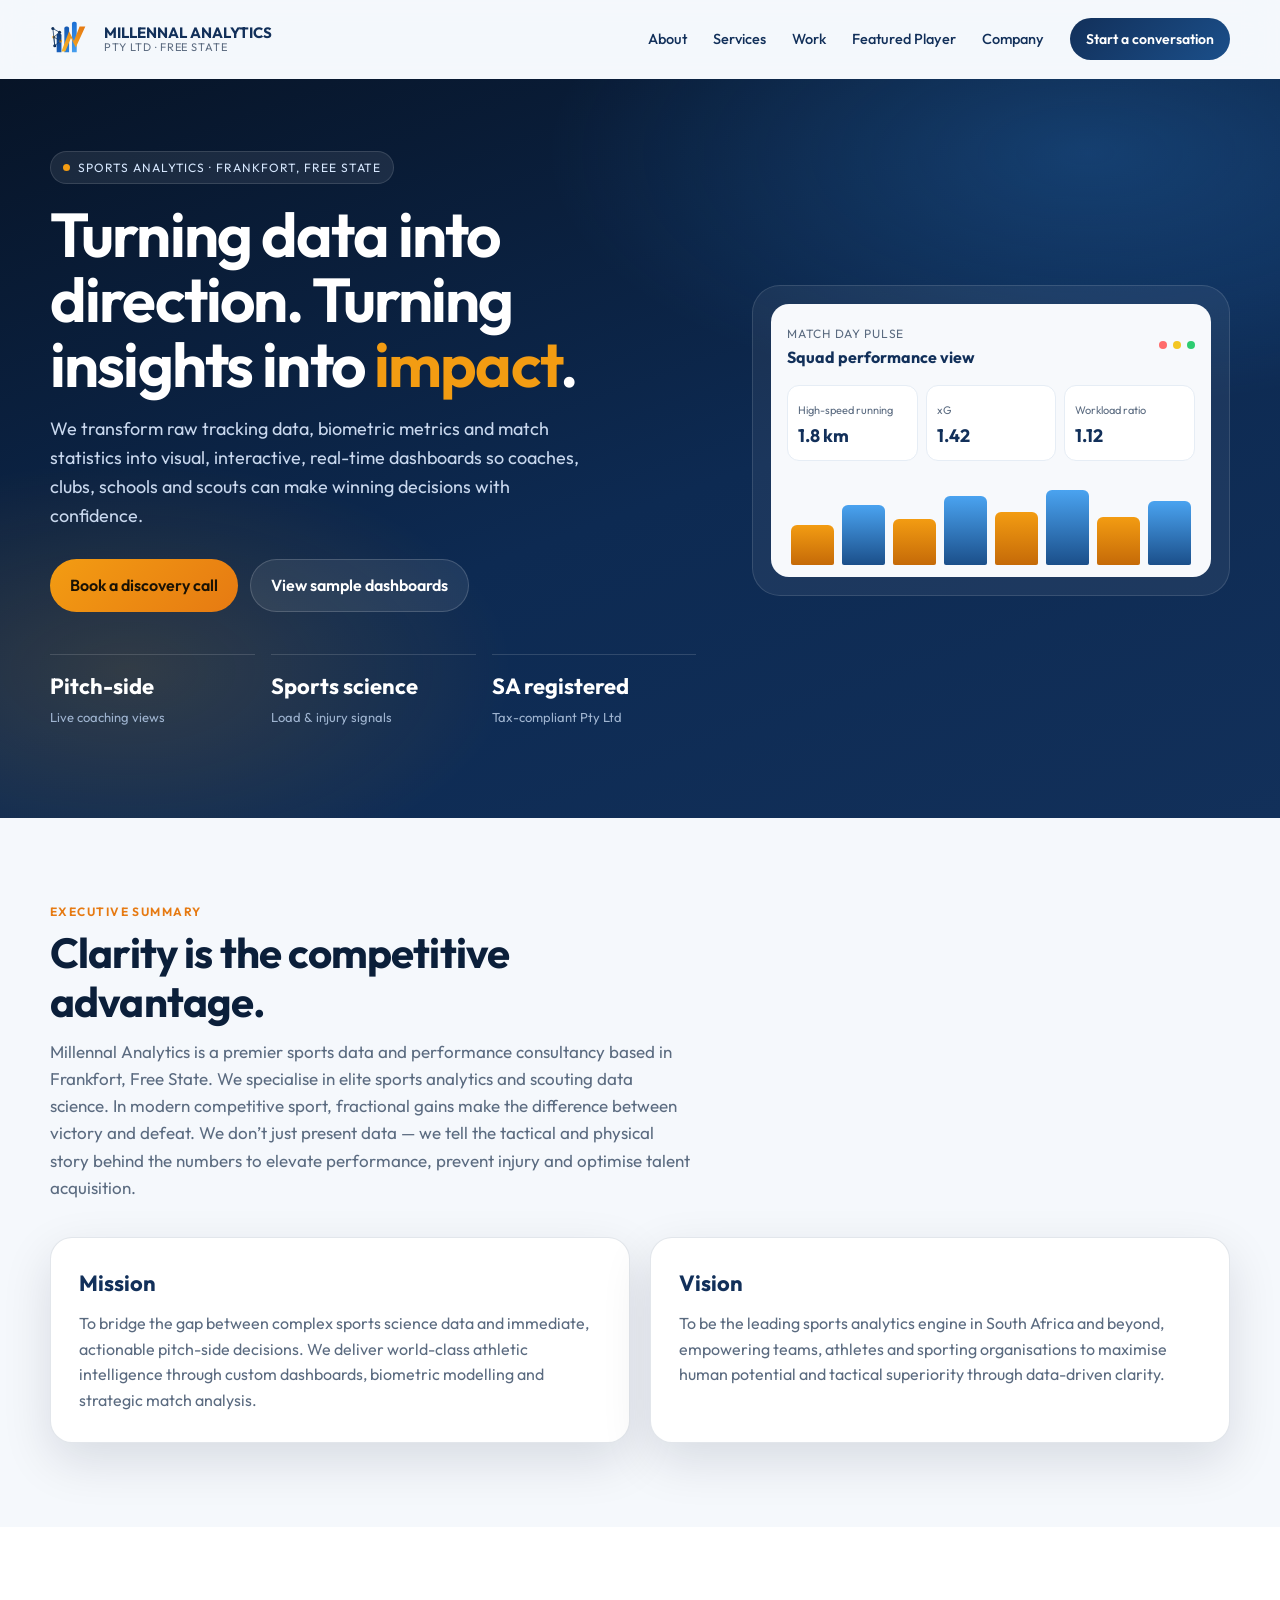
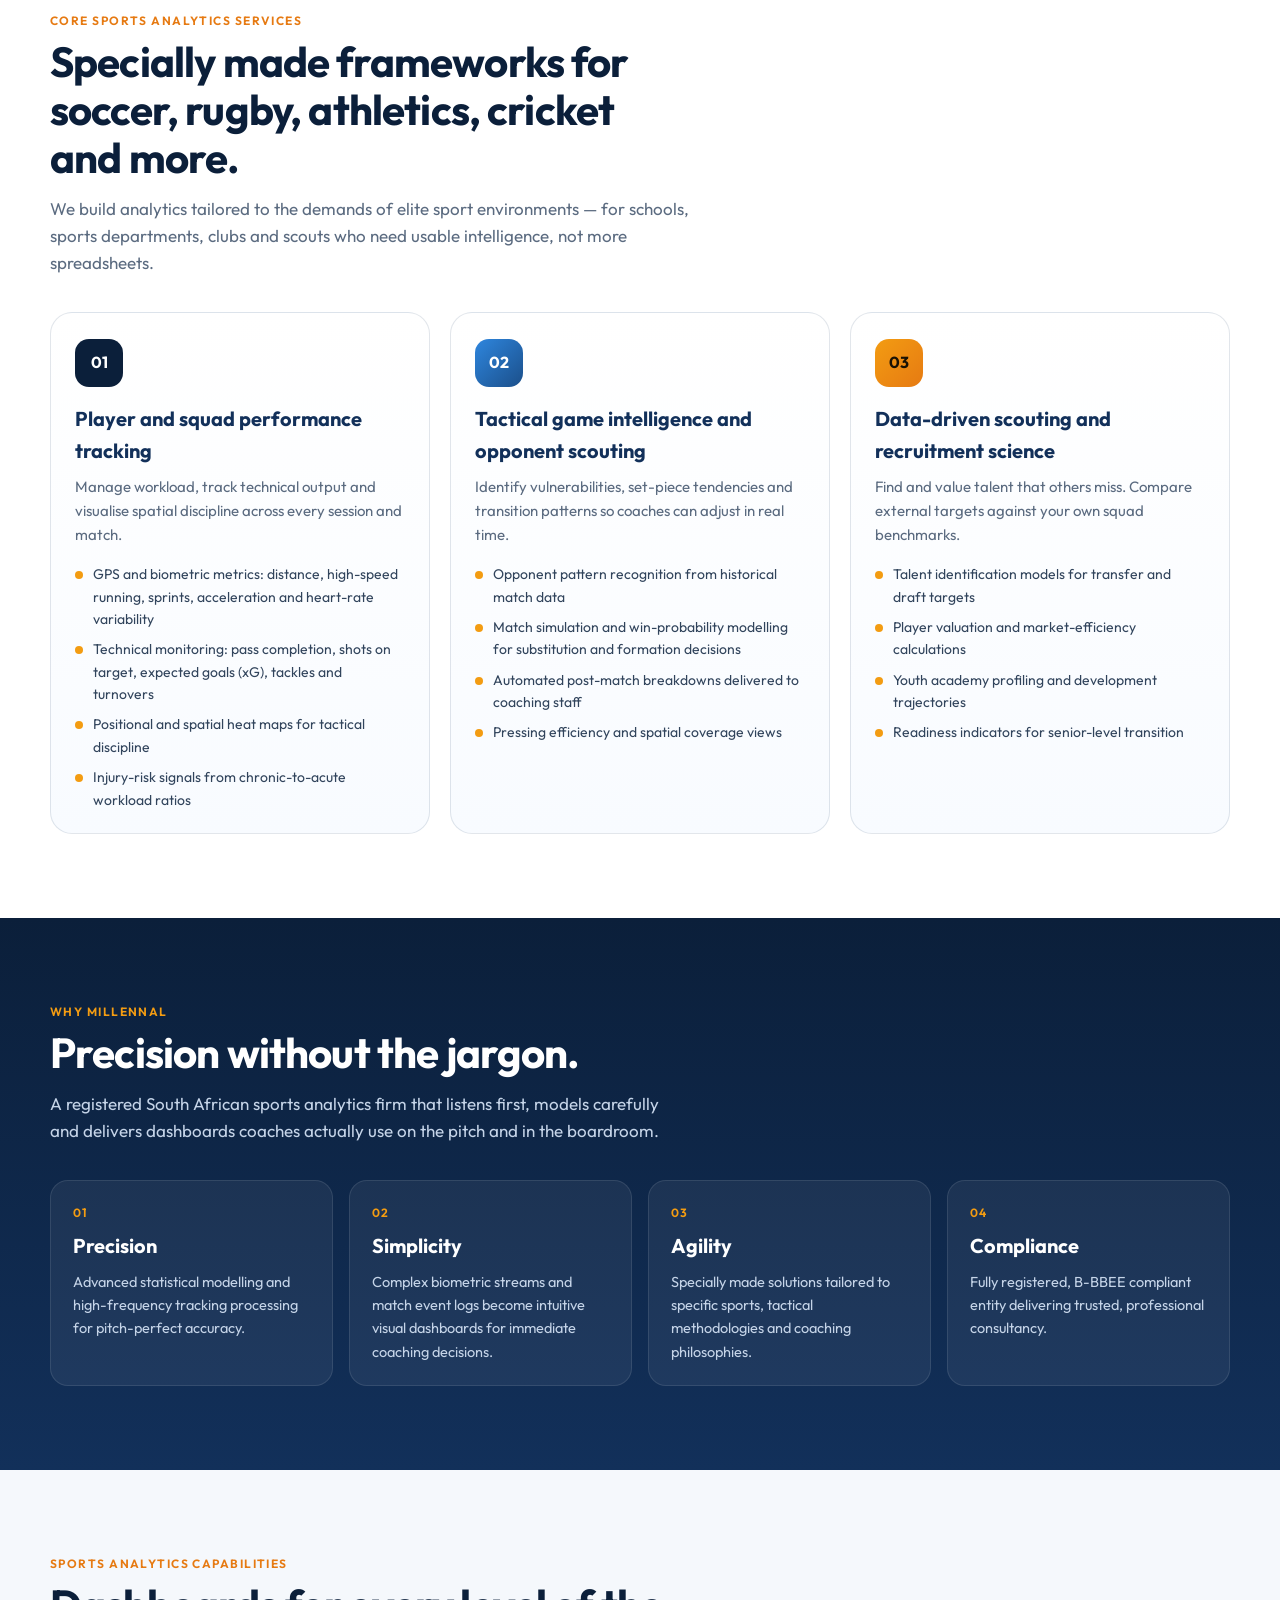
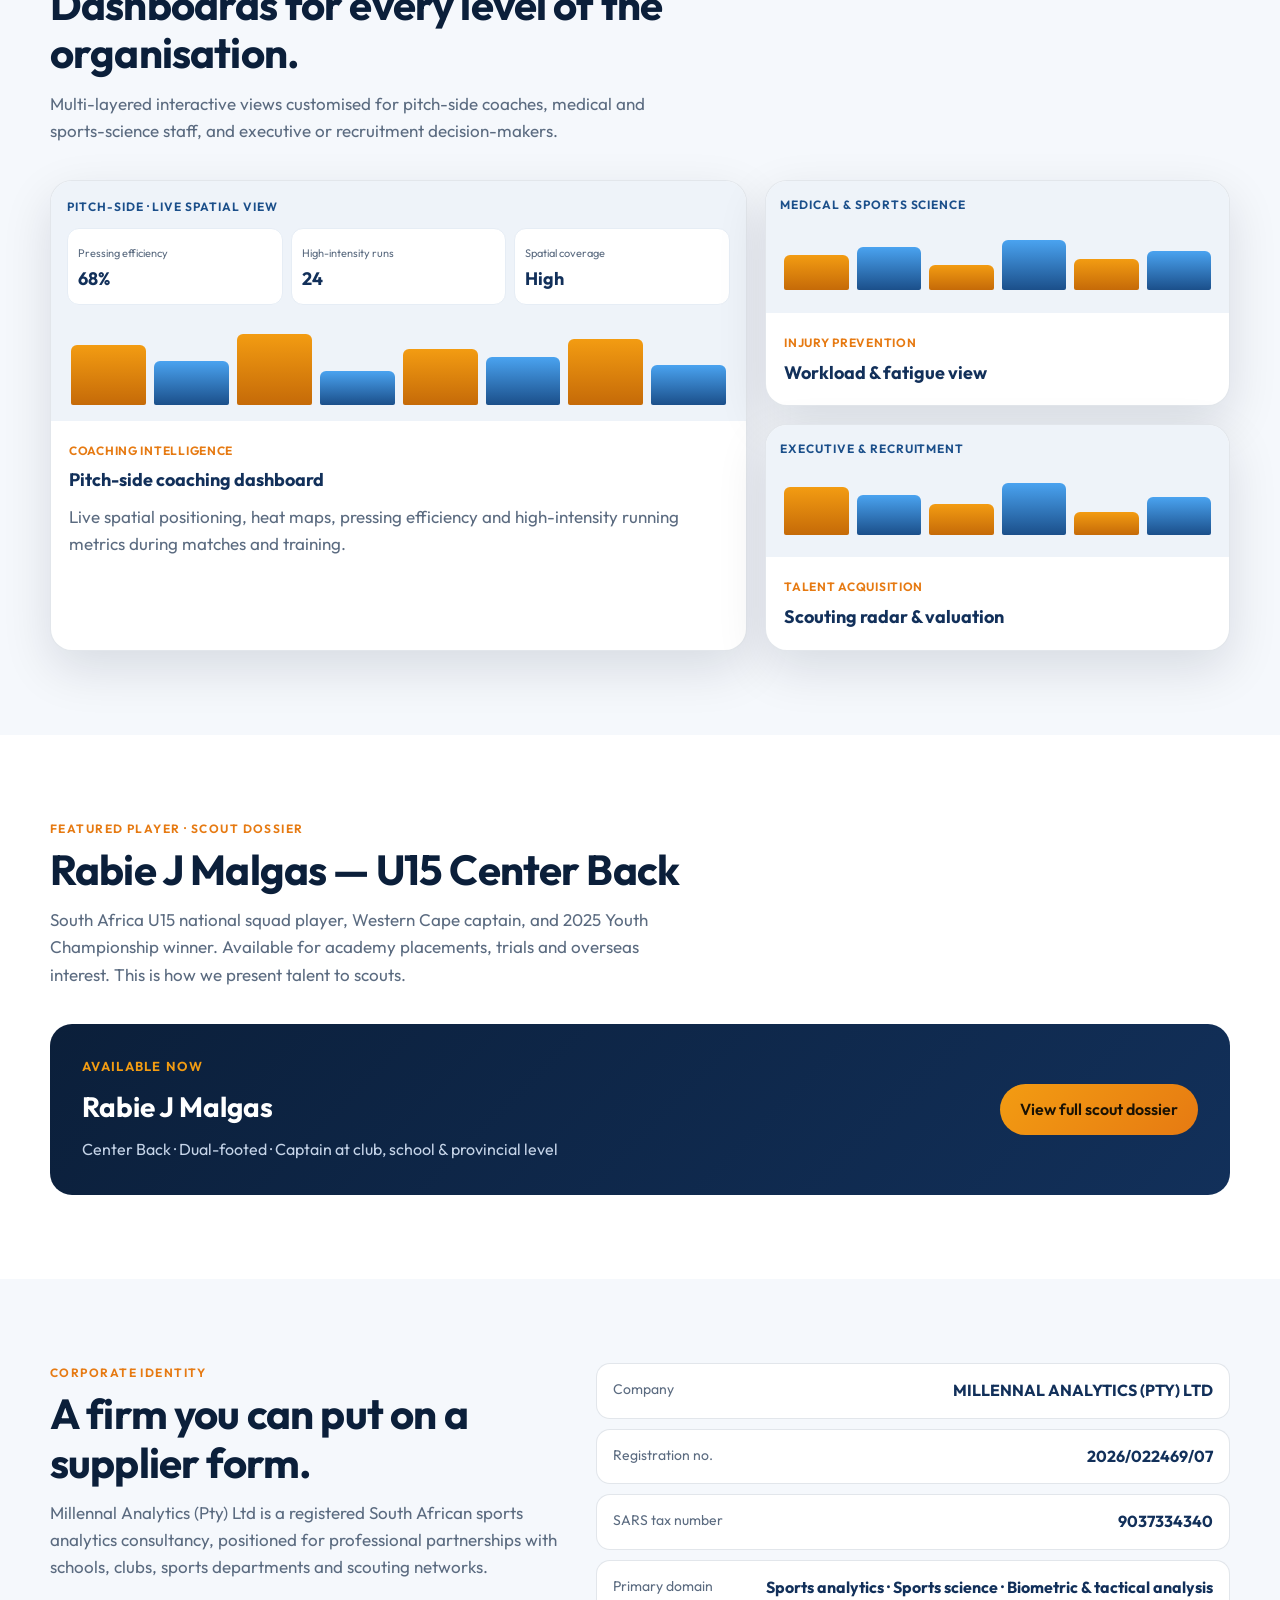
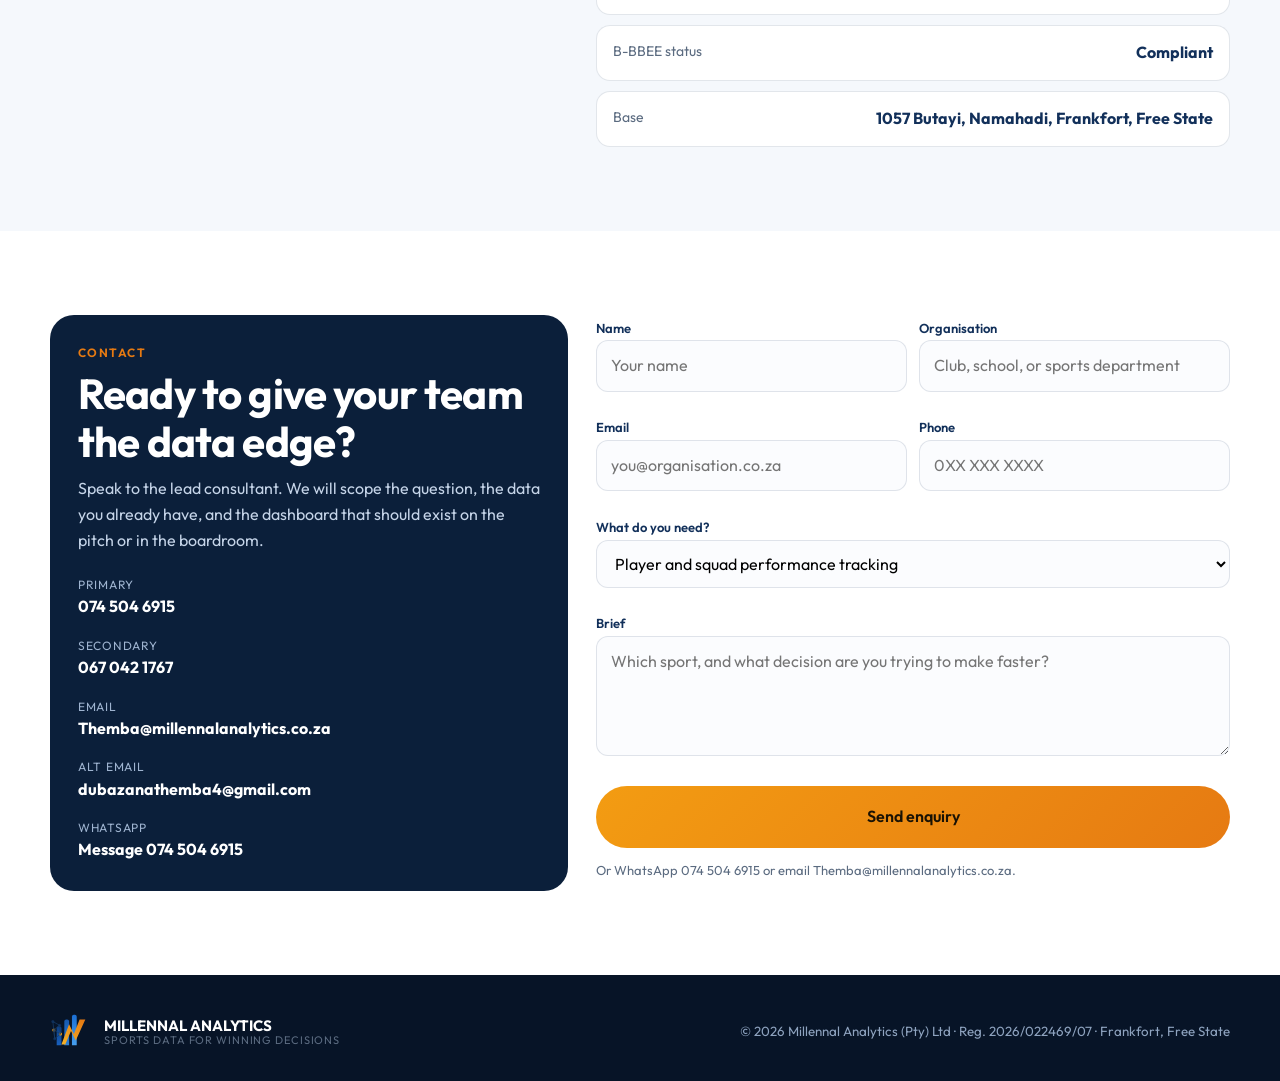
<file: index.html>
<!DOCTYPE html>
<html lang="en-ZA">
<head>
  <meta charset="UTF-8" />
  <meta name="viewport" content="width=device-width, initial-scale=1.0" />
  <title>Millennal Analytics | Sports Analytics for Winning Decisions</title>
  <meta name="description" content="Millennal Analytics is a Free State sports data and performance consultancy. We turn tracking data, biometrics and match stats into live dashboards for coaches, clubs, schools and scouts." />
  <link rel="icon" href="assets/favicon.png" />
  <link rel="preconnect" href="https://fonts.googleapis.com" />
  <link rel="preconnect" href="https://fonts.gstatic.com" crossorigin />
  <link href="https://fonts.googleapis.com/css2?family=Outfit:wght@380;500;600;650;700&display=swap" rel="stylesheet" />
  <link rel="stylesheet" href="styles.css" />
</head>
<body>
  <header class="nav" id="nav">
    <div class="wrap nav-inner">
      <a class="brand" href="#top">
        <img src="assets/logo-mark.svg" alt="Millennal Analytics mark" />
        <span class="brand-copy">
          <strong>MILLENNAL ANALYTICS</strong>
          <span>Pty Ltd · Free State</span>
        </span>
      </a>
      <nav class="nav-links" id="links">
        <a href="#about">About</a>
        <a href="#services">Services</a>
        <a href="#work">Work</a>
        <a href="#player">Featured Player</a>
        <a href="#company">Company</a>
        <a class="nav-cta" href="#contact">Start a conversation</a>
      </nav>
      <button class="burger" id="burger" aria-label="Open menu"><span></span><span></span><span></span></button>
    </div>
  </header>
  <main id="top">
    <section class="hero">
      <div class="wrap hero-grid">
        <div>
          <div class="eyebrow"><span class="dot"></span> Sports analytics · Frankfort, Free State</div>
          <h1>Turning data into direction. Turning insights into <em>impact</em>.</h1>
          <p class="hero-lead">We transform raw tracking data, biometric metrics and match statistics into visual, interactive, real-time dashboards so coaches, clubs, schools and scouts can make winning decisions with confidence.</p>
          <div class="hero-actions">
            <a class="btn btn-primary" href="#contact">Book a discovery call</a>
            <a class="btn btn-ghost" href="#work">View sample dashboards</a>
          </div>
          <div class="hero-stats">
            <div class="stat"><b>Pitch-side</b><span>Live coaching views</span></div>
            <div class="stat"><b>Sports science</b><span>Load & injury signals</span></div>
            <div class="stat"><b>SA registered</b><span>Tax-compliant Pty Ltd</span></div>
          </div>
        </div>
        <aside class="hero-card" aria-hidden="true">
          <div class="dash-preview">
            <div class="dash-top">
              <div><small>Match day pulse</small><strong style="display:block;color:#12305a">Squad performance view</strong></div>
              <div class="pills"><i class="pill"></i><i class="pill"></i><i class="pill"></i></div>
            </div>
            <div class="kpi-row">
              <div class="kpi"><span>High-speed running</span><b>1.8 km</b></div>
              <div class="kpi"><span>xG</span><b>1.42</b></div>
              <div class="kpi"><span>Workload ratio</span><b>1.12</b></div>
            </div>
            <div class="chart">
              <i style="height:48%"></i><i style="height:72%"></i><i style="height:55%"></i>
              <i style="height:82%"></i><i style="height:64%"></i><i style="height:90%"></i>
              <i style="height:58%"></i><i style="height:76%"></i>
            </div>
          </div>
        </aside>
      </div>
    </section>
    <section id="about">
      <div class="wrap">
        <div class="section-head">
          <div class="kicker">Executive summary</div>
          <h2>Clarity is the competitive advantage.</h2>
          <p class="lede">Millennal Analytics is a premier sports data and performance consultancy based in Frankfort, Free State. We specialise in elite sports analytics and scouting data science. In modern competitive sport, fractional gains make the difference between victory and defeat. We don’t just present data — we tell the tactical and physical story behind the numbers to elevate performance, prevent injury and optimise talent acquisition.</p>
        </div>
        <div class="mission-grid">
          <article class="panel"><h3>Mission</h3><p>To bridge the gap between complex sports science data and immediate, actionable pitch-side decisions. We deliver world-class athletic intelligence through custom dashboards, biometric modelling and strategic match analysis.</p></article>
          <article class="panel"><h3>Vision</h3><p>To be the leading sports analytics engine in South Africa and beyond, empowering teams, athletes and sporting organisations to maximise human potential and tactical superiority through data-driven clarity.</p></article>
        </div>
      </div>
    </section>
    <section class="services" id="services">
      <div class="wrap">
        <div class="section-head">
          <div class="kicker">Core sports analytics services</div>
          <h2>Specially made frameworks for soccer, rugby, athletics, cricket and more.</h2>
          <p class="lede">We build analytics tailored to the demands of elite sport environments — for schools, sports departments, clubs and scouts who need usable intelligence, not more spreadsheets.</p>
        </div>
        <div class="service-grid">
          <article class="service"><div class="icon">01</div><h3>Player and squad performance tracking</h3><p>Manage workload, track technical output and visualise spatial discipline across every session and match.</p><ul><li>GPS and biometric metrics: distance, high-speed running, sprints, acceleration and heart-rate variability</li><li>Technical monitoring: pass completion, shots on target, expected goals (xG), tackles and turnovers</li><li>Positional and spatial heat maps for tactical discipline</li><li>Injury-risk signals from chronic-to-acute workload ratios</li></ul></article>
          <article class="service"><div class="icon">02</div><h3>Tactical game intelligence and opponent scouting</h3><p>Identify vulnerabilities, set-piece tendencies and transition patterns so coaches can adjust in real time.</p><ul><li>Opponent pattern recognition from historical match data</li><li>Match simulation and win-probability modelling for substitution and formation decisions</li><li>Automated post-match breakdowns delivered to coaching staff</li><li>Pressing efficiency and spatial coverage views</li></ul></article>
          <article class="service"><div class="icon">03</div><h3>Data-driven scouting and recruitment science</h3><p>Find and value talent that others miss. Compare external targets against your own squad benchmarks.</p><ul><li>Talent identification models for transfer and draft targets</li><li>Player valuation and market-efficiency calculations</li><li>Youth academy profiling and development trajectories</li><li>Readiness indicators for senior-level transition</li></ul></article>
        </div>
      </div>
    </section>
    <section class="why" id="why">
      <div class="wrap">
        <div class="section-head">
          <div class="kicker">Why Millennal</div>
          <h2>Precision without the jargon.</h2>
          <p class="lede">A registered South African sports analytics firm that listens first, models carefully and delivers dashboards coaches actually use on the pitch and in the boardroom.</p>
        </div>
        <div class="value-grid">
          <article class="value"><div class="kicker">01</div><h3>Precision</h3><p>Advanced statistical modelling and high-frequency tracking processing for pitch-perfect accuracy.</p></article>
          <article class="value"><div class="kicker">02</div><h3>Simplicity</h3><p>Complex biometric streams and match event logs become intuitive visual dashboards for immediate coaching decisions.</p></article>
          <article class="value"><div class="kicker">03</div><h3>Agility</h3><p>Specially made solutions tailored to specific sports, tactical methodologies and coaching philosophies.</p></article>
          <article class="value"><div class="kicker">04</div><h3>Compliance</h3><p>Fully registered, B-BBEE compliant entity delivering trusted, professional consultancy.</p></article>
        </div>
      </div>
    </section>
    <section id="work">
      <div class="wrap">
        <div class="section-head">
          <div class="kicker">Sports analytics capabilities</div>
          <h2>Dashboards for every level of the organisation.</h2>
          <p class="lede">Multi-layered interactive views customised for pitch-side coaches, medical and sports-science staff, and executive or recruitment decision-makers.</p>
        </div>
        <div class="cases-grid">
          <article class="case-card">
            <div class="dash-shot" aria-label="Pitch-side coaching dashboard">
              <div class="dash-shot-head">Pitch-side · live spatial view</div>
              <div class="kpi-row">
                <div class="kpi"><span>Pressing efficiency</span><b>68%</b></div>
                <div class="kpi"><span>High-intensity runs</span><b>24</b></div>
                <div class="kpi"><span>Spatial coverage</span><b>High</b></div>
              </div>
              <div class="chart"><i style="height:75%"></i><i style="height:55%"></i><i style="height:88%"></i><i style="height:42%"></i><i style="height:70%"></i><i style="height:60%"></i><i style="height:82%"></i><i style="height:50%"></i></div>
            </div>
            <div class="case-meta">
              <span>Coaching intelligence</span>
              <h3>Pitch-side coaching dashboard</h3>
              <p class="lede" style="margin:8px 0 0">Live spatial positioning, heat maps, pressing efficiency and high-intensity running metrics during matches and training.</p>
            </div>
          </article>
          <div class="stack">
            <article class="case-card small">
              <div class="dash-shot compact" aria-label="Sports science workload dashboard">
                <div class="dash-shot-head">Medical & sports science</div>
                <div class="chart"><i style="height:62%"></i><i style="height:78%"></i><i style="height:45%"></i><i style="height:90%"></i><i style="height:55%"></i><i style="height:70%"></i></div>
              </div>
              <div class="case-meta"><span>Injury prevention</span><h3>Workload & fatigue view</h3></div>
            </article>
            <article class="case-card small">
              <div class="dash-shot compact" aria-label="Executive recruitment dashboard">
                <div class="dash-shot-head">Executive & recruitment</div>
                <div class="chart"><i style="height:85%"></i><i style="height:70%"></i><i style="height:55%"></i><i style="height:92%"></i><i style="height:40%"></i><i style="height:68%"></i></div>
              </div>
              <div class="case-meta"><span>Talent acquisition</span><h3>Scouting radar & valuation</h3></div>
            </article>
          </div>
        </div>
      </div>
    </section>
    <section id="player" style="background:#fff">
      <div class="wrap">
        <div class="section-head">
          <div class="kicker">Featured Player · Scout Dossier</div>
          <h2>Rabie J Malgas — U15 Center Back</h2>
          <p class="lede">South Africa U15 national squad player, Western Cape captain, and 2025 Youth Championship winner. Available for academy placements, trials and overseas interest. This is how we present talent to scouts.</p>
        </div>
        <div style="background:linear-gradient(135deg,#0b1f3a,#12305a);border-radius:22px;padding:32px;color:#fff;display:flex;justify-content:space-between;align-items:center;gap:20px;flex-wrap:wrap">
          <div>
            <div style="font-size:13px;letter-spacing:.1em;text-transform:uppercase;color:var(--orange-500);font-weight:650">Available Now</div>
            <h3 style="margin:8px 0;font-size:28px">Rabie J Malgas</h3>
            <p style="color:#c5d4e8;margin:0">Center Back · Dual-footed · Captain at club, school & provincial level</p>
          </div>
          <a class="btn btn-primary" href="/player-rabie-malgas.html">View full scout dossier</a>
        </div>
      </div>
    </section>
    <section id="company">
      <div class="wrap trust-grid">
        <div class="section-head" style="margin-bottom:0">
          <div class="kicker">Corporate identity</div>
          <h2>A firm you can put on a supplier form.</h2>
          <p class="lede">Millennal Analytics (Pty) Ltd is a registered South African sports analytics consultancy, positioned for professional partnerships with schools, clubs, sports departments and scouting networks.</p>
        </div>
        <div class="facts">
          <div class="fact"><span>Company</span><b>MILLENNAL ANALYTICS (PTY) LTD</b></div>
          <div class="fact"><span>Registration no.</span><b>2026/022469/07</b></div>
          <div class="fact"><span>SARS tax number</span><b>9037334340</b></div>
          <div class="fact"><span>Primary domain</span><b>Sports analytics · Sports science · Biometric & tactical analysis</b></div>
          <div class="fact"><span>B-BBEE status</span><b>Compliant</b></div>
          <div class="fact"><span>Base</span><b>1057 Butayi, Namahadi, Frankfort, Free State</b></div>
        </div>
      </div>
    </section>
    <section class="contact" id="contact">
      <div class="wrap contact-grid">
        <div class="contact-card">
          <div class="kicker">Contact</div>
          <h2 style="color:#fff;margin-top:8px">Ready to give your team the data edge?</h2>
          <p style="color:#c5d4e8;margin-top:10px">Speak to the lead consultant. We will scope the question, the data you already have, and the dashboard that should exist on the pitch or in the boardroom.</p>
          <div class="contact-list">
            <div><small>Primary</small><b><a href="tel:+27745046915">074 504 6915</a></b></div>
            <div><small>Secondary</small><b><a href="tel:+27670421767">067 042 1767</a></b></div>
            <div><small>Email</small><b><a href="mailto:Themba@millennalanalytics.co.za">Themba@millennalanalytics.co.za</a></b></div>
            <div><small>Alt email</small><b><a href="mailto:dubazanathemba4@gmail.com">dubazanathemba4@gmail.com</a></b></div>
            <div><small>WhatsApp</small><b><a href="https://wa.me/27745046915" target="_blank" rel="noreferrer">Message 074 504 6915</a></b></div>
          </div>
        </div>
        <form id="lead-form" action="https://formsubmit.co/dubazanathemba4@gmail.com" method="POST">
          <input type="hidden" name="_subject" value="New sports analytics enquiry from Millennal website" />
          <input type="hidden" name="_captcha" value="false" />
          <input type="hidden" name="_template" value="table" />
          <div class="form-row">
            <div><label for="name">Name</label><input id="name" name="name" required placeholder="Your name" /></div>
            <div><label for="organisation">Organisation</label><input id="organisation" name="organisation" placeholder="Club, school, or sports department" /></div>
          </div>
          <div class="form-row">
            <div><label for="email">Email</label><input id="email" name="email" type="email" required placeholder="you@organisation.co.za" /></div>
            <div><label for="phone">Phone</label><input id="phone" name="phone" placeholder="0XX XXX XXXX" /></div>
          </div>
          <div>
            <label for="interest">What do you need?</label>
            <select id="interest" name="interest">
              <option>Player and squad performance tracking</option>
              <option>Tactical game intelligence and opponent scouting</option>
              <option>Data-driven scouting and recruitment</option>
              <option>Youth academy or school sports analytics</option>
              <option>Not sure yet — need a conversation</option>
            </select>
          </div>
          <div><label for="message">Brief</label><textarea id="message" name="message" placeholder="Which sport, and what decision are you trying to make faster?"></textarea></div>
          <button class="btn btn-primary" type="submit">Send enquiry</button>
          <p class="note">Or WhatsApp <a href="https://wa.me/27745046915">074 504 6915</a> or email <a href="mailto:Themba@millennalanalytics.co.za">Themba@millennalanalytics.co.za</a>.</p>
        </form>
      </div>
    </section>
  </main>
  <footer>
    <div class="wrap foot">
      <div class="brand">
        <img src="assets/logo-mark.svg" alt="" width="36" height="36" />
        <span class="brand-copy"><strong style="color:#fff">MILLENNAL ANALYTICS</strong><span>Sports data for winning decisions</span></span>
      </div>
      <small>© <span id="year"></span> Millennal Analytics (Pty) Ltd · Reg. 2026/022469/07 · Frankfort, Free State</small>
    </div>
  </footer>
  <script src="script.js"></script>
</body>
</html>
</file>
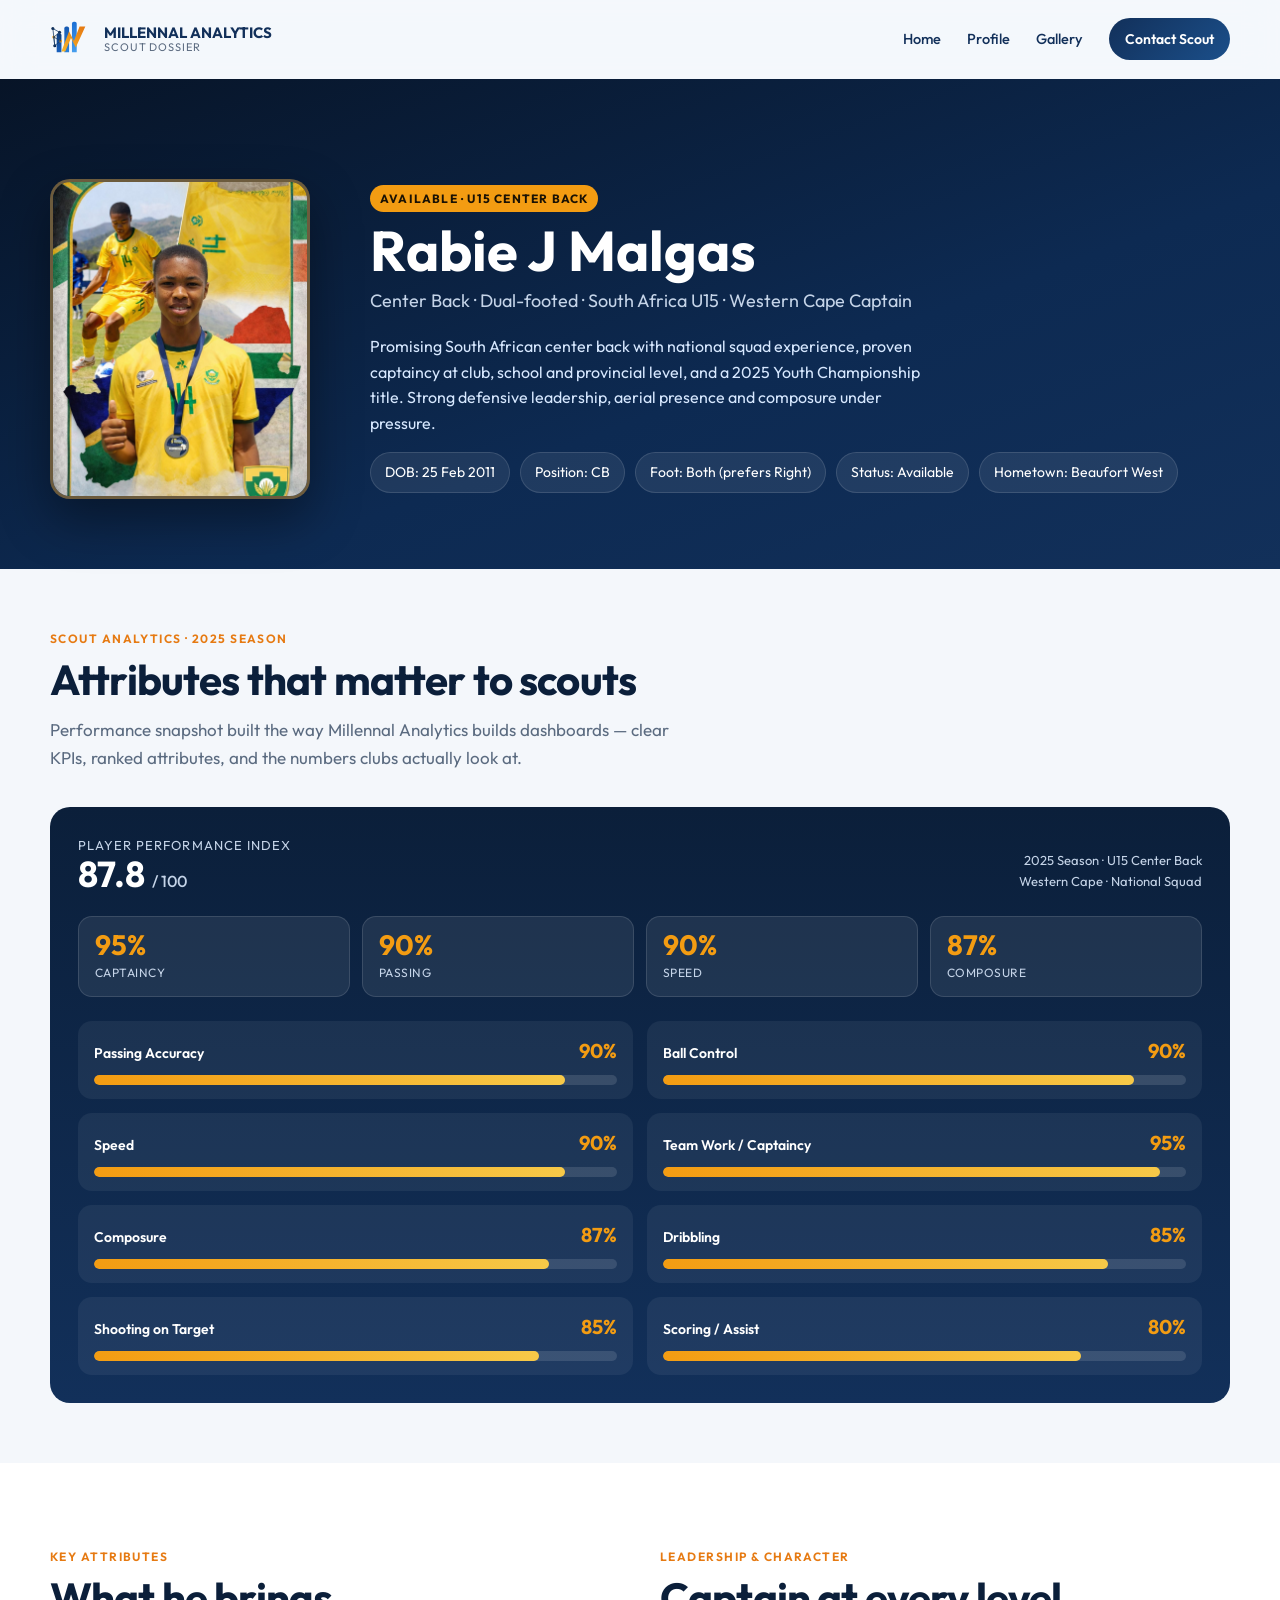
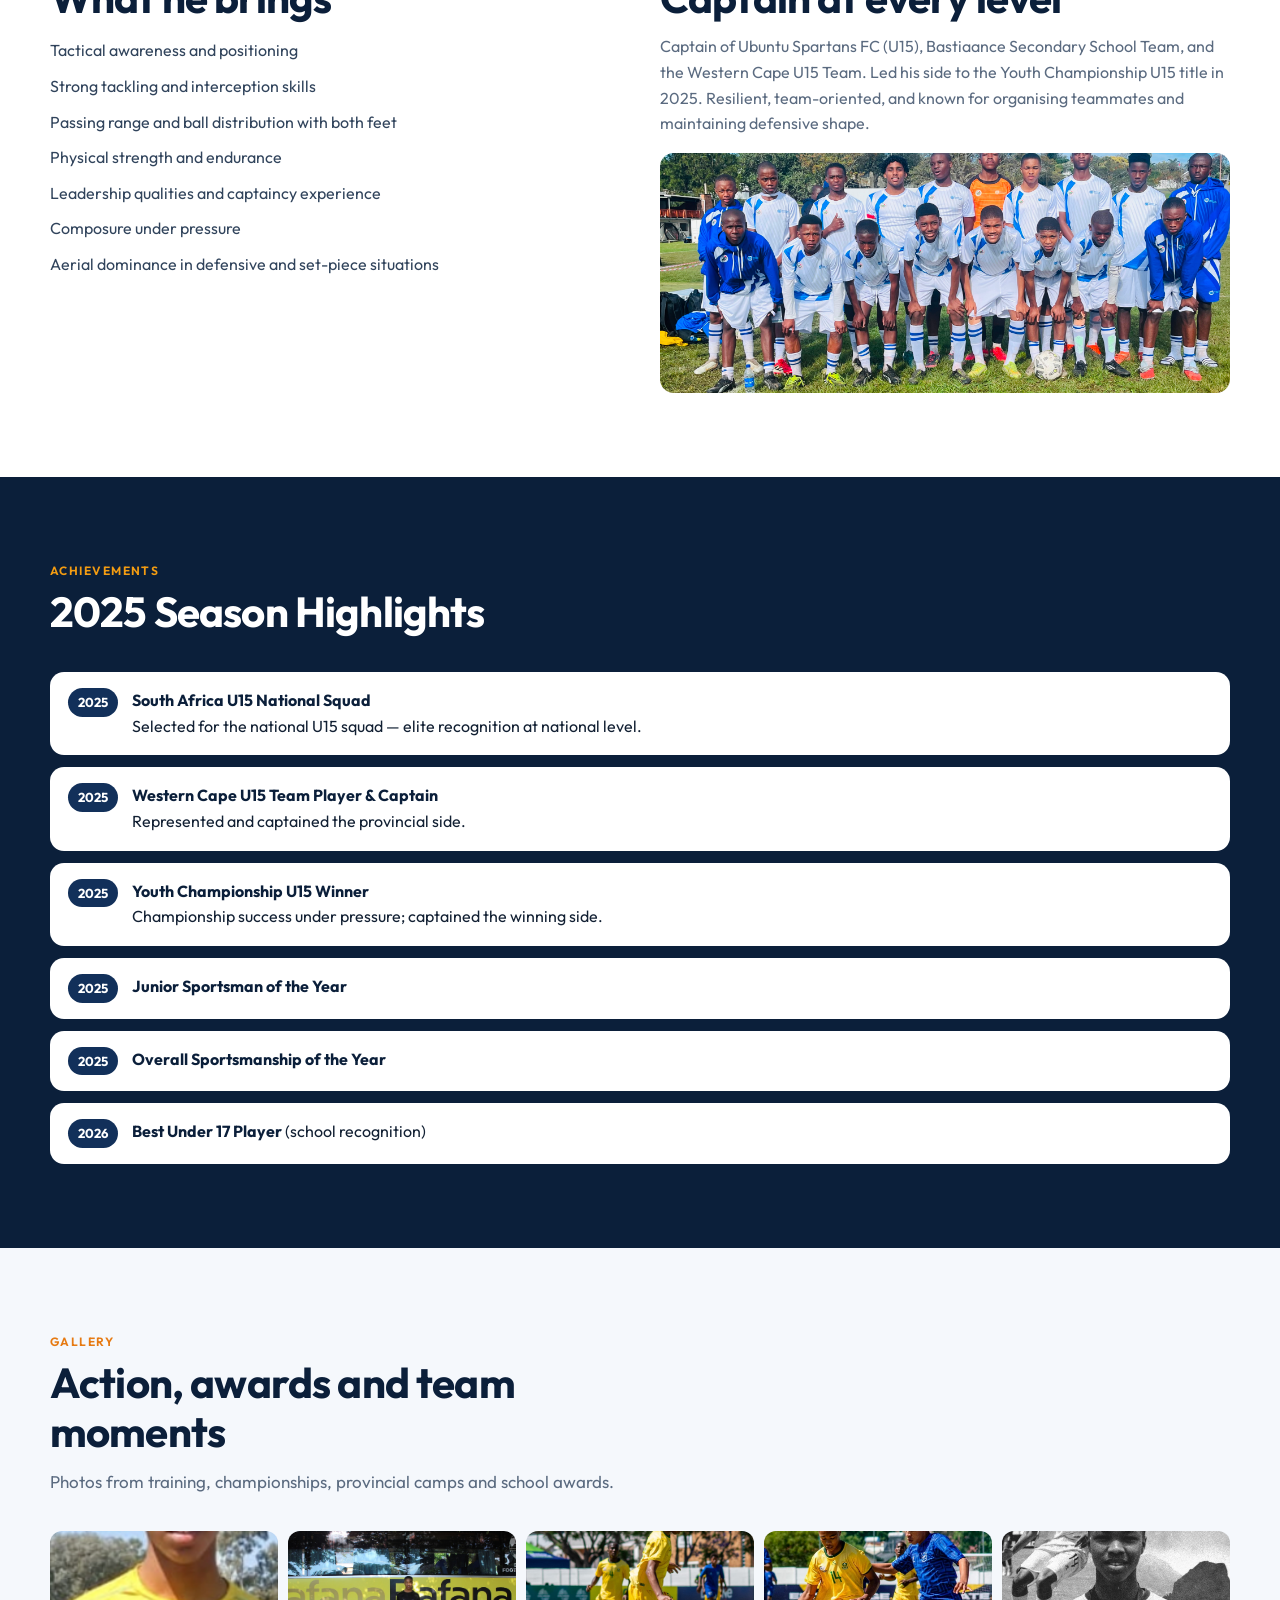
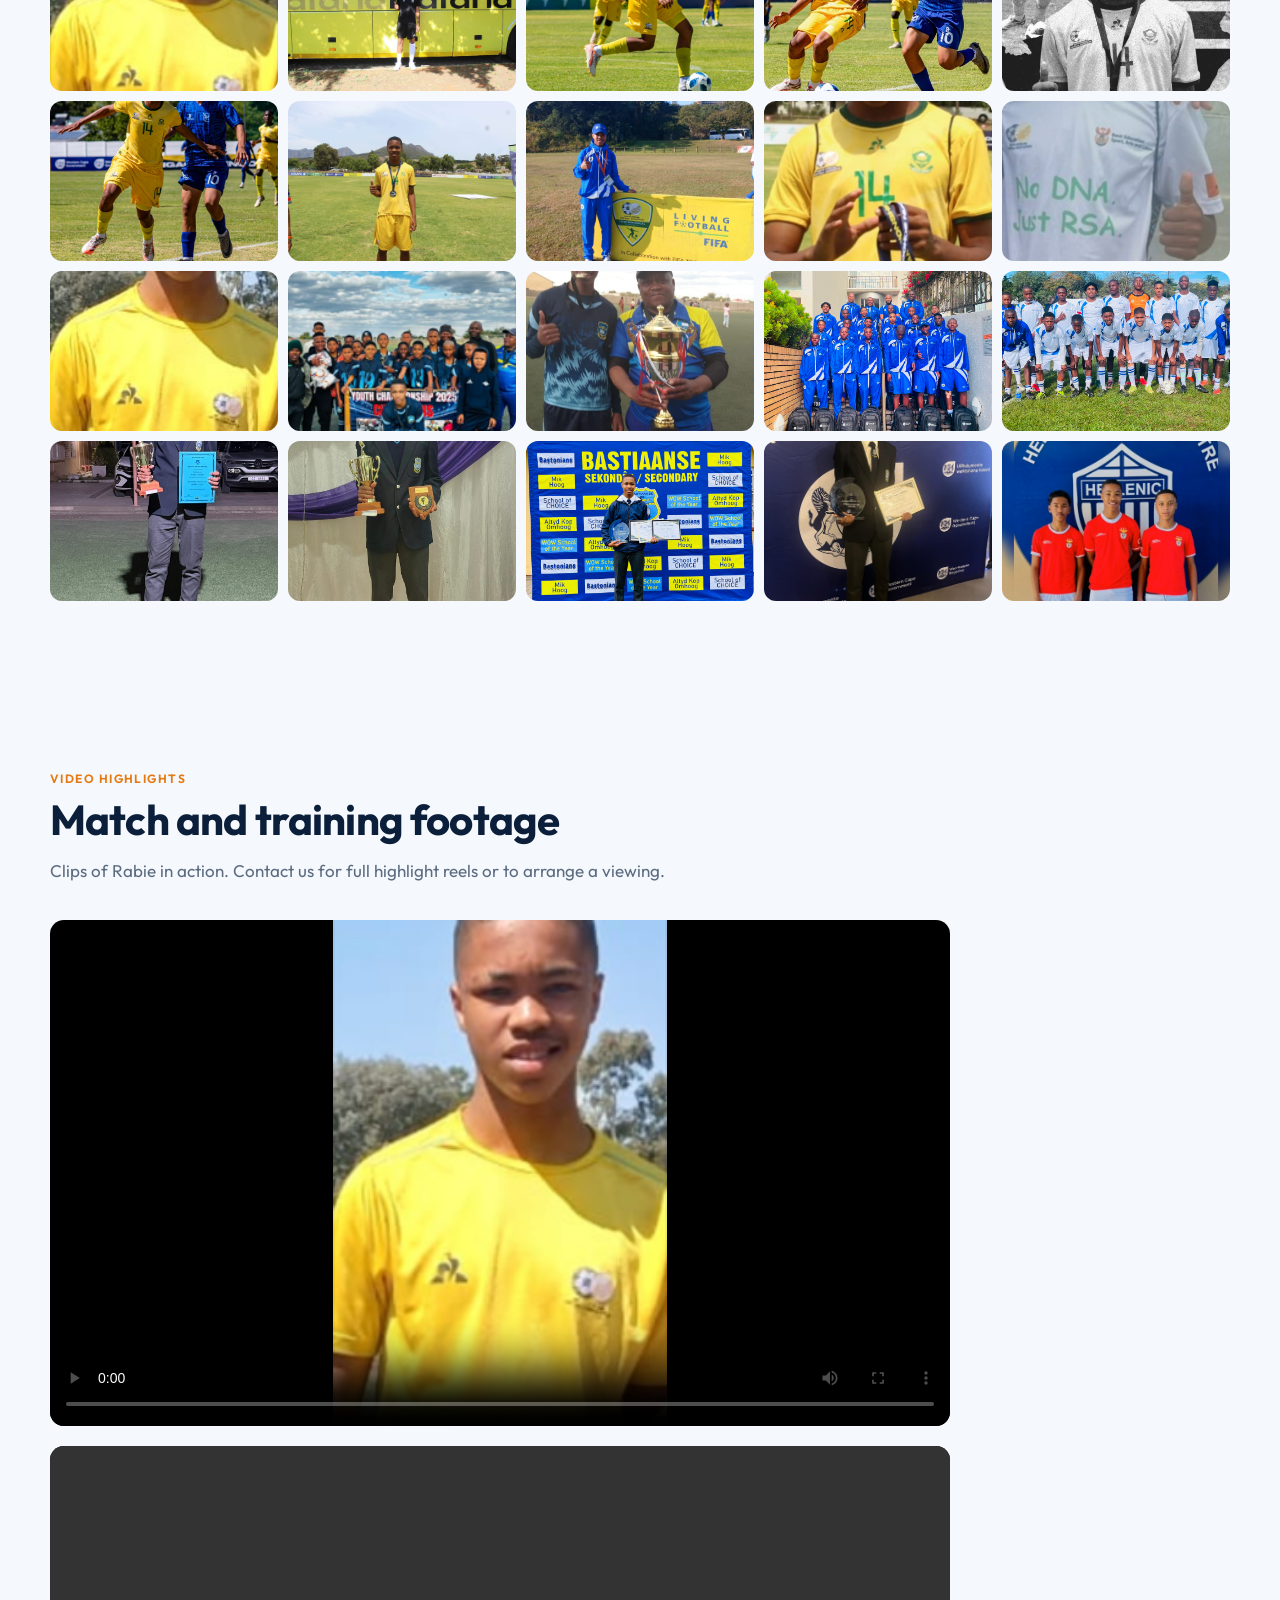
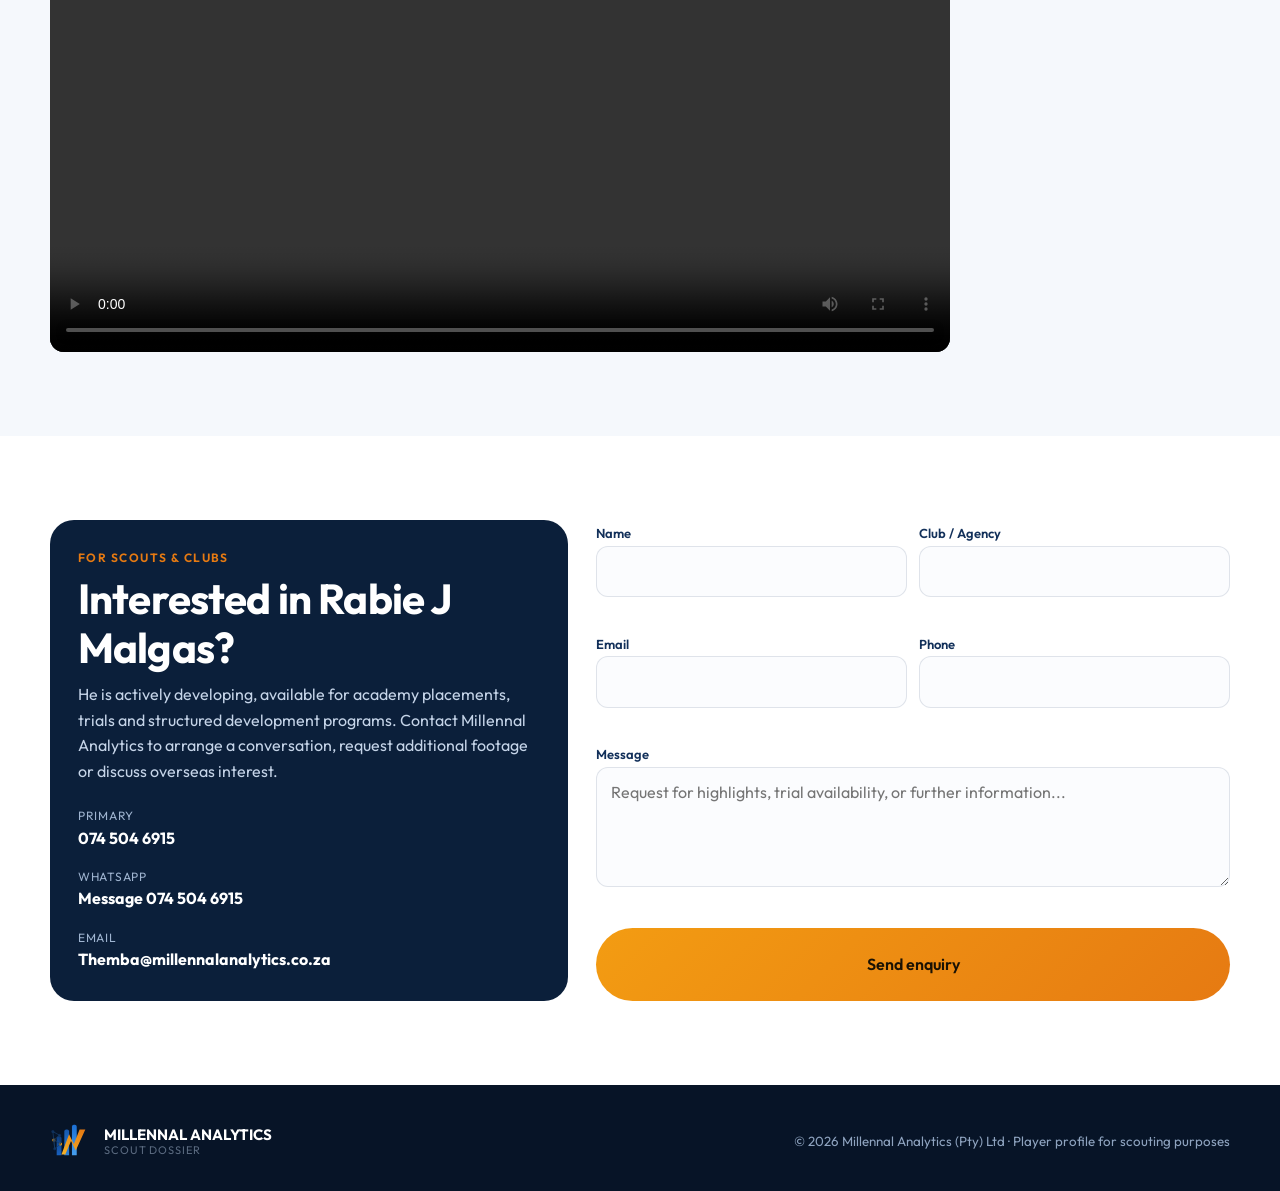
<file: player-rabie-malgas.html>
<!DOCTYPE html>
<html lang="en-ZA">
<head>
  <meta charset="UTF-8" />
  <meta name="viewport" content="width=device-width, initial-scale=1.0" />
  <title>Rabie J Malgas | Center Back | Millennal Analytics Scout Dossier</title>
  <meta name="description" content="Scout dossier for Rabie J Malgas — South African U15 center back, Western Cape captain, national squad player. Available for academy placements and overseas interest." />
  <link rel="preconnect" href="https://fonts.googleapis.com" />
  <link rel="preconnect" href="https://fonts.gstatic.com" crossorigin />
  <link href="https://fonts.googleapis.com/css2?family=Outfit:wght@380;500;600;650;700&display=swap" rel="stylesheet" />
  <link rel="stylesheet" href="styles.css" />
  <style>
    .player-hero { background: linear-gradient(160deg, #071427 0%, #0d2a52 60%, #12305a 100%); color: #fff; padding: 100px 0 70px; }
    .player-hero-grid { display: grid; grid-template-columns: 280px 1fr; gap: 40px; align-items: center; }
    .player-photo { width: 260px; height: 320px; border-radius: 20px; object-fit: cover; border: 3px solid rgba(243,156,18,.4); box-shadow: 0 20px 50px rgba(0,0,0,.4); background: #12305a; }
    .player-badge { display: inline-block; background: var(--orange-500); color: #1a1204; font-weight: 700; font-size: 12px; letter-spacing: .1em; text-transform: uppercase; padding: 4px 10px; border-radius: 999px; margin-bottom: 10px; }
    .player-name { font-size: clamp(36px, 5vw, 56px); line-height: 1.05; margin: 0 0 6px; }
    .player-meta { color: #c5d4e8; font-size: 18px; margin-bottom: 18px; }
    .stat-pills { display: flex; flex-wrap: wrap; gap: 10px; margin-top: 16px; }
    .stat-pill { background: rgba(255,255,255,.08); border: 1px solid rgba(255,255,255,.12); border-radius: 999px; padding: 8px 14px; font-size: 14px; }
    .section-dark { background: #0b1f3a; color: #fff; }
    .dashboard { background: linear-gradient(180deg, #0b1f3a 0%, #12305a 100%); border-radius: 20px; padding: 28px; color: #fff; }
    .dash-header { display: flex; justify-content: space-between; align-items: flex-end; flex-wrap: wrap; gap: 12px; margin-bottom: 24px; }
    .dash-kpis { display: grid; grid-template-columns: repeat(auto-fit, minmax(140px, 1fr)); gap: 12px; margin-bottom: 24px; }
    .kpi { background: rgba(255,255,255,.08); border: 1px solid rgba(255,255,255,.12); border-radius: 14px; padding: 14px 16px; }
    .kpi-value { font-size: 28px; font-weight: 700; color: var(--orange-500); line-height: 1; }
    .kpi-label { font-size: 12px; letter-spacing: .04em; text-transform: uppercase; color: #c5d4e8; margin-top: 4px; }
    .metrics-grid { display: grid; grid-template-columns: 1fr 1fr; gap: 14px; }
    .metric { background: rgba(255,255,255,.06); border-radius: 14px; padding: 14px 16px; }
    .metric-top { display: flex; justify-content: space-between; align-items: baseline; margin-bottom: 8px; }
    .metric-name { font-weight: 600; font-size: 14px; }
    .metric-pct { font-size: 20px; font-weight: 700; color: var(--orange-500); }
    .metric-bar { height: 10px; background: rgba(255,255,255,.12); border-radius: 5px; overflow: hidden; }
    .metric-fill { height: 100%; background: linear-gradient(90deg, #F39C12, #f7c948); border-radius: 5px; }
    .gallery { display: grid; grid-template-columns: repeat(auto-fill, minmax(200px, 1fr)); gap: 10px; }
    .gallery img { width: 100%; height: 160px; object-fit: cover; border-radius: 12px; background: #eef3f9; }
    .achievements { display: grid; gap: 12px; }
    .ach { background: #fff; border-radius: 14px; padding: 16px 18px; display: flex; gap: 14px; align-items: flex-start; color: #122033; }
    .ach strong { color: #0b1f3a; }
    .ach-year { background: var(--navy-800); color: #fff; font-weight: 700; font-size: 13px; padding: 4px 10px; border-radius: 999px; white-space: nowrap; }
    .video-grid { display: grid; grid-template-columns: 1fr; gap: 20px; max-width: 900px; }
    .video-frame { background: #000; border-radius: 14px; overflow: hidden; aspect-ratio: 16/9; }
    .video-frame video { width: 100%; height: 100%; object-fit: contain; }
    .captain-img { width: 100%; border-radius: 14px; margin-top: 16px; object-fit: cover; height: 240px; object-position: center 25%; }
    @media (max-width: 800px) { .player-hero-grid { grid-template-columns: 1fr; justify-items: center; text-align: center; } .stat-pills { justify-content: center; } .metrics-grid { grid-template-columns: 1fr; } }
  </style>
</head>
<body>
  <header class="nav" id="nav">
    <div class="wrap nav-inner">
      <a class="brand" href="/">
        <img src="assets/logo-mark.svg" alt="Millennal Analytics" />
        <span class="brand-copy"><strong>MILLENNAL ANALYTICS</strong><span>Scout Dossier</span></span>
      </a>
      <nav class="nav-links">
        <a href="/">Home</a>
        <a href="#profile">Profile</a>
        <a href="#gallery">Gallery</a>
        <a class="nav-cta" href="#contact">Contact Scout</a>
      </nav>
    </div>
  </header>

  <section class="player-hero" id="profile">
    <div class="wrap player-hero-grid">
      <img class="player-photo" src="assets/players/rabie/Afcon 2025/IMG-20251221-WA0022.jpg" alt="Rabie J Malgas" style="object-position: center 30%;" />
      <div>
        <div class="player-badge">Available · U15 Center Back</div>
        <h1 class="player-name">Rabie J Malgas</h1>
        <p class="player-meta">Center Back · Dual-footed · South Africa U15 · Western Cape Captain</p>
        <p style="color:#d7e8ff;max-width:52ch;">Promising South African center back with national squad experience, proven captaincy at club, school and provincial level, and a 2025 Youth Championship title. Strong defensive leadership, aerial presence and composure under pressure.</p>
        <div class="stat-pills">
          <span class="stat-pill">DOB: 25 Feb 2011</span>
          <span class="stat-pill">Position: CB</span>
          <span class="stat-pill">Foot: Both (prefers Right)</span>
          <span class="stat-pill">Status: Available</span>
          <span class="stat-pill">Hometown: Beaufort West</span>
        </div>
      </div>
    </div>
  </section>

  <section style="background:#f4f7fb; padding: 60px 0;">
    <div class="wrap">
      <div class="section-head">
        <div class="kicker">Scout Analytics · 2025 Season</div>
        <h2>Attributes that matter to scouts</h2>
        <p class="lede">Performance snapshot built the way Millennal Analytics builds dashboards — clear KPIs, ranked attributes, and the numbers clubs actually look at.</p>
      </div>
      <div class="dashboard">
        <div class="dash-header">
          <div>
            <div style="font-size:13px;letter-spacing:.08em;text-transform:uppercase;color:#c5d4e8;">Player Performance Index</div>
            <div style="font-size:36px;font-weight:700;line-height:1;">87.8 <span style="font-size:16px;font-weight:500;color:#c5d4e8;">/ 100</span></div>
          </div>
          <div style="font-size:13px;color:#c5d4e8;text-align:right;">2025 Season · U15 Center Back<br>Western Cape · National Squad</div>
        </div>
        <div class="dash-kpis">
          <div class="kpi"><div class="kpi-value">95%</div><div class="kpi-label">Captaincy</div></div>
          <div class="kpi"><div class="kpi-value">90%</div><div class="kpi-label">Passing</div></div>
          <div class="kpi"><div class="kpi-value">90%</div><div class="kpi-label">Speed</div></div>
          <div class="kpi"><div class="kpi-value">87%</div><div class="kpi-label">Composure</div></div>
        </div>
        <div class="metrics-grid">
          <div class="metric"><div class="metric-top"><span class="metric-name">Passing Accuracy</span><span class="metric-pct">90%</span></div><div class="metric-bar"><div class="metric-fill" style="width:90%"></div></div></div>
          <div class="metric"><div class="metric-top"><span class="metric-name">Ball Control</span><span class="metric-pct">90%</span></div><div class="metric-bar"><div class="metric-fill" style="width:90%"></div></div></div>
          <div class="metric"><div class="metric-top"><span class="metric-name">Speed</span><span class="metric-pct">90%</span></div><div class="metric-bar"><div class="metric-fill" style="width:90%"></div></div></div>
          <div class="metric"><div class="metric-top"><span class="metric-name">Team Work / Captaincy</span><span class="metric-pct">95%</span></div><div class="metric-bar"><div class="metric-fill" style="width:95%"></div></div></div>
          <div class="metric"><div class="metric-top"><span class="metric-name">Composure</span><span class="metric-pct">87%</span></div><div class="metric-bar"><div class="metric-fill" style="width:87%"></div></div></div>
          <div class="metric"><div class="metric-top"><span class="metric-name">Dribbling</span><span class="metric-pct">85%</span></div><div class="metric-bar"><div class="metric-fill" style="width:85%"></div></div></div>
          <div class="metric"><div class="metric-top"><span class="metric-name">Shooting on Target</span><span class="metric-pct">85%</span></div><div class="metric-bar"><div class="metric-fill" style="width:85%"></div></div></div>
          <div class="metric"><div class="metric-top"><span class="metric-name">Scoring / Assist</span><span class="metric-pct">80%</span></div><div class="metric-bar"><div class="metric-fill" style="width:80%"></div></div></div>
        </div>
      </div>
    </div>
  </section>

  <section style="background:#fff">
    <div class="wrap" style="display:grid;grid-template-columns:1fr 1fr;gap:40px;align-items:start;">
      <div>
        <div class="kicker">Key Attributes</div>
        <h2 style="margin-top:8px">What he brings</h2>
        <ul style="margin-top:16px;display:grid;gap:10px;list-style:none;padding:0;color:#31445c">
          <li>Tactical awareness and positioning</li>
          <li>Strong tackling and interception skills</li>
          <li>Passing range and ball distribution with both feet</li>
          <li>Physical strength and endurance</li>
          <li>Leadership qualities and captaincy experience</li>
          <li>Composure under pressure</li>
          <li>Aerial dominance in defensive and set-piece situations</li>
        </ul>
      </div>
      <div>
        <div class="kicker">Leadership & Character</div>
        <h2 style="margin-top:8px">Captain at every level</h2>
        <p style="margin-top:12px;color:var(--muted)">Captain of Ubuntu Spartans FC (U15), Bastiaance Secondary School Team, and the Western Cape U15 Team. Led his side to the Youth Championship U15 title in 2025. Resilient, team-oriented, and known for organising teammates and maintaining defensive shape.</p>
        <img class="captain-img" src="assets/players/rabie/Provincial Western Cape Team/IMG-20260712-WA0083.jpg" alt="Western Cape U15 Team" />
      </div>
    </div>
  </section>

  <section class="section-dark">
    <div class="wrap">
      <div class="section-head">
        <div class="kicker" style="color:var(--orange-500)">Achievements</div>
        <h2 style="color:#fff">2025 Season Highlights</h2>
      </div>
      <div class="achievements">
        <div class="ach"><span class="ach-year">2025</span><div><strong>South Africa U15 National Squad</strong><br>Selected for the national U15 squad — elite recognition at national level.</div></div>
        <div class="ach"><span class="ach-year">2025</span><div><strong>Western Cape U15 Team Player & Captain</strong><br>Represented and captained the provincial side.</div></div>
        <div class="ach"><span class="ach-year">2025</span><div><strong>Youth Championship U15 Winner</strong><br>Championship success under pressure; captained the winning side.</div></div>
        <div class="ach"><span class="ach-year">2025</span><div><strong>Junior Sportsman of the Year</strong></div></div>
        <div class="ach"><span class="ach-year">2025</span><div><strong>Overall Sportsmanship of the Year</strong></div></div>
        <div class="ach"><span class="ach-year">2026</span><div><strong>Best Under 17 Player</strong> (school recognition)</div></div>
      </div>
    </div>
  </section>

  <section id="gallery">
    <div class="wrap">
      <div class="section-head">
        <div class="kicker">Gallery</div>
        <h2>Action, awards and team moments</h2>
        <p class="lede">Photos from training, championships, provincial camps and school awards.</p>
      </div>
      <div class="gallery">
        <img src="assets/players/rabie/Afcon 2025/future center back.png" alt="Future center back" />
        <img src="assets/players/rabie/Afcon 2025/IMG-20260803-WA0140.jpg" alt="Action" />
        <img src="assets/players/rabie/Afcon 2025/IMG-20260803-WA0134.jpg" alt="Action" />
        <img src="assets/players/rabie/Afcon 2025/IMG-20260803-WA0136.jpg" alt="Action" />
        <img src="assets/players/rabie/Afcon 2025/IMG-20260803-WA0137.jpg" alt="Action" />
        <img src="assets/players/rabie/Afcon 2025/IMG-20260803-WA0138.jpg" alt="Action" />
        <img src="assets/players/rabie/Afcon 2025/IMG-20260803-WA0143.jpg" alt="Action" />
        <img src="assets/players/rabie/Afcon 2025/IMG-20260803-WA0144.jpg" alt="Action" />
        <img src="assets/players/rabie/Afcon 2025/IMG-20260211-WA0008.jpg" alt="Action" />
        <img src="assets/players/rabie/Afcon 2025/IMG-20260211-WA0020.jpg" alt="Action" />
        <img src="assets/players/rabie/Afcon 2025/IMG-20260211-WA0043.jpg" alt="Action" />
        <img src="assets/players/rabie/Dream Team/Champioship 2025.png" alt="Championship 2025" />
        <img src="assets/players/rabie/Dream Team/IMG-20260211-WA0086.jpg" alt="Dream Team" />
        <img src="assets/players/rabie/Provincial Western Cape Team/IMG-20260712-WA0052.jpg" alt="Western Cape" />
        <img src="assets/players/rabie/Provincial Western Cape Team/IMG-20260712-WA0083.jpg" alt="Western Cape" />
        <img src="assets/players/rabie/Awarded Awrads/Best Under 17 player 2026.jpg" alt="Best Under 17" />
        <img src="assets/players/rabie/Awarded Awrads/Under 15 School player of the year.jpg" alt="Under 15 award" />
        <img src="assets/players/rabie/Awarded Awrads/promising player.jpg" alt="Promising player" />
        <img src="assets/players/rabie/Awarded Awrads/provincial recognition.jpg" alt="Provincial recognition" />
        <img src="assets/players/rabie/Trails Pic.jpg" alt="Training" />
      </div>
    </div>
  </section>

  <section>
    <div class="wrap">
      <div class="section-head">
        <div class="kicker">Video Highlights</div>
        <h2>Match and training footage</h2>
        <p class="lede">Clips of Rabie in action. Contact us for full highlight reels or to arrange a viewing.</p>
      </div>
      <div class="video-grid">
        <div class="video-frame">
          <video controls preload="metadata" poster="assets/players/rabie/Afcon 2025/future center back.png">
            <source src="assets/players/rabie/VID-20260301-WA0056.mp4" type="video/mp4" />
            Your browser does not support the video tag.
          </video>
        </div>
        <div class="video-frame">
          <video controls preload="metadata">
            <source src="assets/players/rabie/VID-20260917-WA0003.mp4" type="video/mp4" />
            Your browser does not support the video tag.
          </video>
        </div>
      </div>
    </div>
  </section>

  <section class="contact" id="contact">
    <div class="wrap contact-grid">
      <div class="contact-card">
        <div class="kicker">For Scouts & Clubs</div>
        <h2 style="color:#fff;margin-top:8px">Interested in Rabie J Malgas?</h2>
        <p style="color:#c5d4e8;margin-top:10px">He is actively developing, available for academy placements, trials and structured development programs. Contact Millennal Analytics to arrange a conversation, request additional footage or discuss overseas interest.</p>
        <div class="contact-list">
          <div><small>Primary</small><b><a href="tel:+27745046915">074 504 6915</a></b></div>
          <div><small>WhatsApp</small><b><a href="https://wa.me/27745046915">Message 074 504 6915</a></b></div>
          <div><small>Email</small><b><a href="mailto:Themba@millennalanalytics.co.za">Themba@millennalanalytics.co.za</a></b></div>
        </div>
      </div>
      <form action="https://formsubmit.co/dubazanathemba4@gmail.com" method="POST">
        <input type="hidden" name="_subject" value="Scout enquiry — Rabie J Malgas" />
        <input type="hidden" name="_captcha" value="false" />
        <div class="form-row">
          <div><label>Name</label><input name="name" required /></div>
          <div><label>Club / Agency</label><input name="organisation" /></div>
        </div>
        <div class="form-row">
          <div><label>Email</label><input name="email" type="email" required /></div>
          <div><label>Phone</label><input name="phone" /></div>
        </div>
        <div><label>Message</label><textarea name="message" placeholder="Request for highlights, trial availability, or further information..."></textarea></div>
        <button class="btn btn-primary" type="submit">Send enquiry</button>
      </form>
    </div>
  </section>

  <footer>
    <div class="wrap foot">
      <div class="brand"><img src="assets/logo-mark.svg" alt="" width="36" /><span class="brand-copy"><strong style="color:#fff">MILLENNAL ANALYTICS</strong><span>Scout Dossier</span></span></div>
      <small>© <span id="year"></span> Millennal Analytics (Pty) Ltd · Player profile for scouting purposes</small>
    </div>
  </footer>
  <script src="script.js"></script>
</body>
</html>
</file>
<file: styles.css>
:root {
  --navy-950: #071427;
  --navy-900: #0b1f3a;
  --navy-800: #12305a;
  --navy-700: #1b4f8a;
  --blue-500: #2e86de;
  --blue-400: #4aa3f0;
  --orange-500: #f39c12;
  --orange-600: #e67a12;
  --ink: #122033;
  --muted: #5b6b80;
  --line: rgba(18, 48, 90, 0.12);
  --paper: #f5f8fc;
  --white: #ffffff;
  --shadow: 0 18px 50px rgba(7, 20, 39, 0.12);
  --radius: 22px;
  --max: 1180px;
}

* { box-sizing: border-box; margin: 0; padding: 0; }
html { scroll-behavior: smooth; }
body {
  font-family: "Outfit", sans-serif;
  color: var(--ink);
  background: var(--paper);
  line-height: 1.6;
  overflow-x: hidden;
}
img { max-width: 100%; display: block; }
a { color: inherit; text-decoration: none; }
button, input, select, textarea { font: inherit; }
.wrap { width: min(var(--max), calc(100% - 40px)); margin-inline: auto; }
.nav {
  position: sticky; top: 0; z-index: 50;
  backdrop-filter: blur(16px);
  background: rgba(245, 248, 252, 0.82);
  border-bottom: 1px solid transparent;
}
.nav.scrolled { background: rgba(255,255,255,.92); border-bottom-color: var(--line); box-shadow: 0 8px 24px rgba(7,20,39,.06); }
.nav-inner { display: flex; align-items: center; justify-content: space-between; min-height: 78px; gap: 20px; }
.brand { display: flex; align-items: center; gap: 12px; }
.brand img, .brand svg { width: 42px; height: 42px; }
.brand-copy { display: flex; flex-direction: column; line-height: 1.1; }
.brand-copy strong { font-size: 15px; color: var(--navy-800); }
.brand-copy span { font-size: 11px; color: var(--muted); letter-spacing: .08em; text-transform: uppercase; }
.nav-links { display: flex; align-items: center; gap: 26px; font-size: 14.5px; font-weight: 500; color: var(--navy-800); }
.nav-cta { background: linear-gradient(135deg, var(--navy-800), var(--navy-700)); color: #fff; padding: 10px 16px; border-radius: 999px; font-weight: 600; font-size: 14px; }
.burger { display: none; width: 42px; height: 42px; border: 1px solid var(--line); border-radius: 12px; background: #fff; cursor: pointer; align-items: center; justify-content: center; flex-direction: column; gap: 5px; }
.burger span { width: 18px; height: 2px; background: var(--navy-800); display: block; }
.hero {
  position: relative;
  background: radial-gradient(900px 420px at 85% 10%, rgba(46,134,222,.28), transparent 60%), radial-gradient(700px 380px at 10% 80%, rgba(243,156,18,.16), transparent 55%), linear-gradient(160deg, #071427 0%, #0d2a52 55%, #12305a 100%);
  color: #fff; overflow: hidden; padding: 72px 0 88px;
}
.hero-grid { position: relative; display: grid; grid-template-columns: 1.15fr .85fr; gap: 56px; align-items: center; }
.eyebrow { display: inline-flex; align-items: center; gap: 8px; background: rgba(255,255,255,.08); border: 1px solid rgba(255,255,255,.12); padding: 6px 12px; border-radius: 999px; font-size: 12px; letter-spacing: .08em; text-transform: uppercase; color: #d7e8ff; margin-bottom: 18px; }
.eyebrow .dot { width: 7px; height: 7px; border-radius: 50%; background: var(--orange-500); }
.hero h1 { font-size: clamp(34px, 5vw, 62px); line-height: 1.05; letter-spacing: -.03em; font-weight: 650; max-width: 14ch; }
.hero h1 em { font-style: normal; color: var(--orange-500); }
.hero-lead { margin-top: 18px; color: #c9d8ee; font-size: 18px; max-width: 46ch; }
.hero-actions { display: flex; flex-wrap: wrap; gap: 12px; margin-top: 28px; }
.btn { display: inline-flex; align-items: center; justify-content: center; padding: 13px 20px; border-radius: 999px; font-weight: 600; border: 0; cursor: pointer; }
.btn-primary { background: linear-gradient(135deg, var(--orange-500), var(--orange-600)); color: #1a1204; }
.btn-ghost { background: rgba(255,255,255,.08); color: #fff; border: 1px solid rgba(255,255,255,.16); }
.hero-stats { display: grid; grid-template-columns: repeat(3, minmax(0,1fr)); gap: 16px; margin-top: 42px; }
.stat { border-top: 1px solid rgba(255,255,255,.14); padding-top: 14px; }
.stat b { display: block; font-size: 22px; }
.stat span { color: #9fb4d0; font-size: 13px; }
.hero-card { background: rgba(255,255,255,.06); border: 1px solid rgba(255,255,255,.12); border-radius: 28px; padding: 18px; }
.dash-preview { background: #f7f9fc; color: var(--ink); border-radius: 18px; padding: 16px 16px 12px; }
.dash-top { display: flex; justify-content: space-between; align-items: center; margin-bottom: 14px; }
.dash-top small { color: var(--muted); font-size: 12px; letter-spacing: .06em; text-transform: uppercase; }
.pills { display: flex; gap: 6px; }
.pill { width: 8px; height: 8px; border-radius: 50%; }
.pill:nth-child(1){background:#ff6b6b} .pill:nth-child(2){background:#f3c623} .pill:nth-child(3){background:#2ecc71}
.kpi-row { display: grid; grid-template-columns: repeat(3,1fr); gap: 8px; }
.kpi { background: #fff; border: 1px solid #e6edf5; border-radius: 12px; padding: 10px; }
.kpi span { font-size: 11px; color: var(--muted); }
.kpi b { display: block; font-size: 18px; color: var(--navy-800); }
.chart { margin-top: 12px; height: 92px; display: flex; align-items: flex-end; gap: 8px; padding: 8px 4px 0; }
.chart i { flex: 1; display: block; border-radius: 6px 6px 2px 2px; background: linear-gradient(180deg, var(--blue-400), var(--navy-700)); }
.chart i:nth-child(odd) { background: linear-gradient(180deg, var(--orange-500), #c56a08); }
section { padding: 84px 0; }
.section-head { max-width: 640px; margin-bottom: 36px; }
.kicker { color: var(--orange-600); font-weight: 650; letter-spacing: .12em; text-transform: uppercase; font-size: 12px; }
h2 { font-size: clamp(28px, 3.4vw, 42px); line-height: 1.15; letter-spacing: -.02em; color: var(--navy-900); margin-top: 8px; }
.lede { margin-top: 12px; color: var(--muted); font-size: 17px; }
.mission-grid { display: grid; grid-template-columns: 1fr 1fr; gap: 20px; }
.panel { background: #fff; border: 1px solid var(--line); border-radius: var(--radius); padding: 28px; box-shadow: var(--shadow); }
.panel h3 { font-size: 22px; color: var(--navy-800); margin-bottom: 10px; }
.panel p { color: var(--muted); }
.services { background: #fff; }
.service-grid { display: grid; grid-template-columns: repeat(3, 1fr); gap: 20px; }
.service { border: 1px solid var(--line); border-radius: var(--radius); padding: 26px 24px 22px; background: linear-gradient(180deg, #fff, #f8fbff); }
.icon { width: 48px; height: 48px; border-radius: 14px; display: grid; place-items: center; margin-bottom: 16px; background: var(--navy-900); color: #fff; font-weight: 700; }
.service:nth-child(2) .icon { background: linear-gradient(135deg, var(--blue-500), var(--navy-700)); }
.service:nth-child(3) .icon { background: linear-gradient(135deg, var(--orange-500), var(--orange-600)); color: #1a1204; }
.service h3 { font-size: 20px; margin-bottom: 8px; color: var(--navy-800); }
.service p { color: var(--muted); font-size: 15px; margin-bottom: 16px; }
.service ul { list-style: none; display: grid; gap: 8px; }
.service li { font-size: 14px; padding-left: 18px; position: relative; color: #31445c; }
.service li::before { content: ""; position: absolute; left: 0; top: 8px; width: 8px; height: 8px; border-radius: 50%; background: var(--orange-500); }
.why { background: linear-gradient(180deg, #0b1f3a, #12305a); color: #fff; }
.why h2, .why .kicker { color: #fff; }
.why .kicker { color: var(--orange-500); }
.why .lede { color: #c5d4e8; }
.value-grid { display: grid; grid-template-columns: repeat(4, 1fr); gap: 16px; }
.value { background: rgba(255,255,255,.06); border: 1px solid rgba(255,255,255,.1); border-radius: 18px; padding: 22px; }
.value h3 { margin: 8px 0; font-size: 20px; }
.value p { color: #c5d4e8; font-size: 14.5px; }
.cases-grid { display: grid; grid-template-columns: 1.2fr .8fr; gap: 18px; }
.case-card { background: #fff; border: 1px solid var(--line); border-radius: 22px; overflow: hidden; box-shadow: var(--shadow); }
.dash-shot { background: #eef3f9; padding: 16px; min-height: 220px; }
.dash-shot.compact { min-height: 132px; padding: 14px; }
.dash-shot-head { font-size: 12px; letter-spacing: .08em; text-transform: uppercase; color: var(--navy-700); font-weight: 650; margin-bottom: 12px; }
.dash-shot .chart { height: 88px; }
.dash-shot.compact .chart { height: 64px; }
.case-meta { padding: 16px 18px 18px; }
.case-meta span { font-size: 12px; color: var(--orange-600); font-weight: 650; letter-spacing: .06em; text-transform: uppercase; }
.case-meta h3 { font-size: 18px; color: var(--navy-800); margin-top: 4px; }
.stack { display: grid; gap: 18px; }
.trust-grid { display: grid; grid-template-columns: .9fr 1.1fr; gap: 28px; align-items: start; }
.facts { display: grid; gap: 10px; }
.fact { display: flex; justify-content: space-between; gap: 16px; background: #fff; border: 1px solid var(--line); border-radius: 14px; padding: 14px 16px; }
.fact span { color: var(--muted); font-size: 14px; }
.fact b { color: var(--navy-800); text-align: right; }
.contact { background: #fff; }
.contact-grid { display: grid; grid-template-columns: .9fr 1.1fr; gap: 28px; }
.contact-card { background: var(--navy-900); color: #fff; border-radius: 24px; padding: 28px; }
.contact-card a { color: #fff; }
.contact-list { display: grid; gap: 16px; margin-top: 22px; }
.contact-list div small { display: block; color: #9fb4d0; font-size: 12px; letter-spacing: .06em; text-transform: uppercase; }
form { display: grid; gap: 12px; }
label { font-size: 13px; font-weight: 600; color: var(--navy-800); }
input, select, textarea { width: 100%; border: 1px solid var(--line); border-radius: 12px; padding: 12px 14px; background: #fbfcfe; }
textarea { min-height: 120px; resize: vertical; }
.form-row { display: grid; grid-template-columns: 1fr 1fr; gap: 12px; }
.note { font-size: 13px; color: var(--muted); }
footer { background: #071427; color: #c5d4e8; padding: 36px 0 28px; }
.foot { display: flex; justify-content: space-between; gap: 20px; align-items: center; flex-wrap: wrap; }
.foot small { color: #8ea3bf; }
@media (max-width: 960px) {
  .hero-grid, .mission-grid, .service-grid, .value-grid, .cases-grid, .trust-grid, .contact-grid { grid-template-columns: 1fr; }
  .nav-links { display: none; position: absolute; top: 78px; left: 0; right: 0; background: #fff; padding: 16px 20px 20px; flex-direction: column; align-items: flex-start; border-bottom: 1px solid var(--line); }
  .nav-links.open { display: flex; }
  .burger { display: inline-flex; }
  .hero { padding: 48px 0 60px; }
  section { padding: 64px 0; }
}
@media (max-width: 640px) {
  .hero-stats, .kpi-row, .form-row { grid-template-columns: 1fr; }
}
</file>
